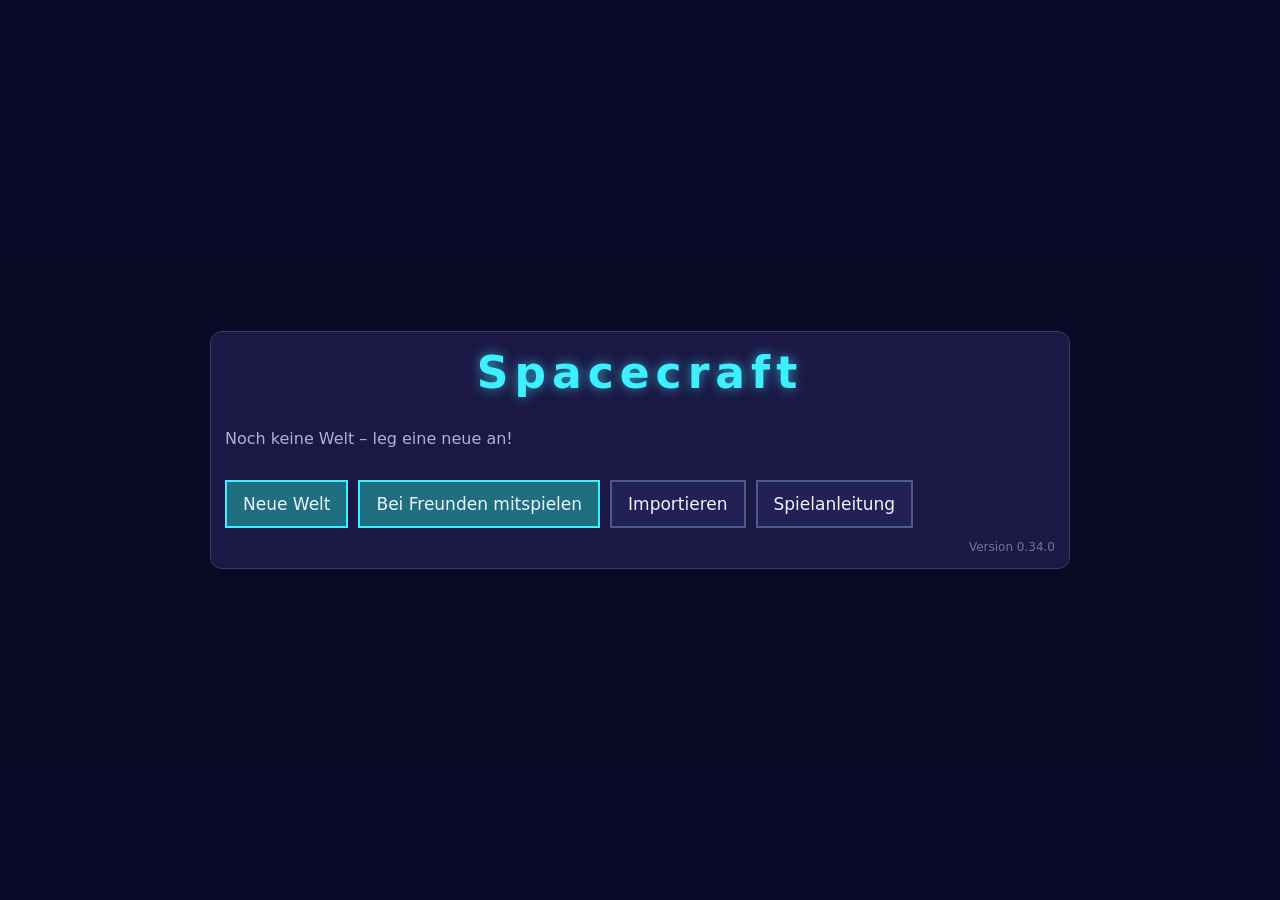
<file: index.html>
<!doctype html>
<html lang="de">
<head>
<meta charset="utf-8">
<meta name="viewport" content="width=device-width,initial-scale=1,maximum-scale=1,user-scalable=no,viewport-fit=cover">
<meta name="apple-mobile-web-app-capable" content="yes">
<meta name="mobile-web-app-capable" content="yes">
<meta name="apple-mobile-web-app-status-bar-style" content="black-translucent">
<meta name="theme-color" content="#0e0b2e">
<title>Spacecraft</title>
<link rel="icon" href="icons/icon-192.png">
<link rel="apple-touch-icon" href="icons/icon-192.png">
<script>
// Version: einzige Stelle (Semantic Versioning, siehe AGENTS.md)
var V="0.34.0";
// Lader: alle Skripte in fester Reihenfolge mit ?v=V (gleiche Reihenfolge in tests/index.html)
var DATEIEN=[
  "js/lib/three.min.js",
  "js/lib/peerjs.min.js",
  "js/kern.js",
  "js/texte.js",
  "js/rauschen.js",
  "js/bloecke.js",
  "js/planet.js",
  "js/planeten.js",
  "js/werte.js",
  "js/gegenstaende.js",
  "js/rucksack.js",
  "js/crafting.js",
  "js/traenke.js",
  "js/feuer.js",
  "js/bauwerke.js",
  "js/generator.js",
  "js/landschaft.js",
  "js/welt.js",
  "js/spielstand.js",
  "js/karte.js",
  "js/speicher.js",
  "js/spieler.js",
  "js/fluss.js",
  "js/wetter.js",
  "js/wetter-boden.js",
  "js/zielen.js",
  "js/bauteile.js",
  "js/eimer.js",
  "js/wesen.js",
  "js/fahrzeuge.js",
  "js/all.js",
  "js/gegner.js",
  "js/tiere.js",
  "js/fang.js",
  "js/ki.js",
  "js/kampf.js",
  "js/auftauchen.js",
  "js/netz.js",
  "js/raum.js",
  "js/licht.js",
  "js/mesher.js",
  "js/texturen.js",
  "js/render.js",
  "js/render-wesen.js",
  "js/render-mitspieler.js",
  "js/figur-traenke.js",
  "js/render-fahrzeuge.js",
  "js/render-all.js",
  "js/render-wetter.js",
  "js/render-feuer.js",
  "js/render-spiegel.js",
  "js/eingabe.js",
  "js/touch.js",
  "js/gamepad.js",
  "js/musik.js",
  "js/musik-neu.js",
  "js/audio.js",
  "js/tierlaut.js",
  "js/tiernamen.js",
  "js/klang-neu.js",
  "js/ui.js",
  "js/ui-rucksack.js",
  "js/ui-werkbank.js",
  "js/ui-karte.js",
  "js/ui-kessel.js",
  "js/ui-kaefig.js",
  "js/ui-raum.js",
  "js/entwickler.js",
  "js/spiel.js",
  "js/survival.js",
  "js/karte-spiel.js",
  "js/haustiere.js",
  "js/betten.js",
  "js/zauberkugel.js",
  "js/fahren.js",
  "js/raumflug.js",
  "js/leistungstest.js"
];
document.write('<link rel="stylesheet" href="css/style.css?v='+V+'">');
// Manifest nur über http(s), unter file:// blockiert der Browser es
if(/^https?:$/.test(location.protocol)) document.write('<link rel="manifest" href="manifest.webmanifest">');
</script>
</head>
<body>
<canvas id="leinwand"></canvas>
<div id="ui"></div>
<script>
(function(){
  DATEIEN.forEach(function(d){ var s=document.createElement("script"); s.src=d+"?v="+V; s.async=false; document.body.appendChild(s); });
  if("serviceWorker" in navigator && /^https?:$/.test(location.protocol)) navigator.serviceWorker.register("sw.js?v="+V);
})();
</script>
</body>
</html>
</file>
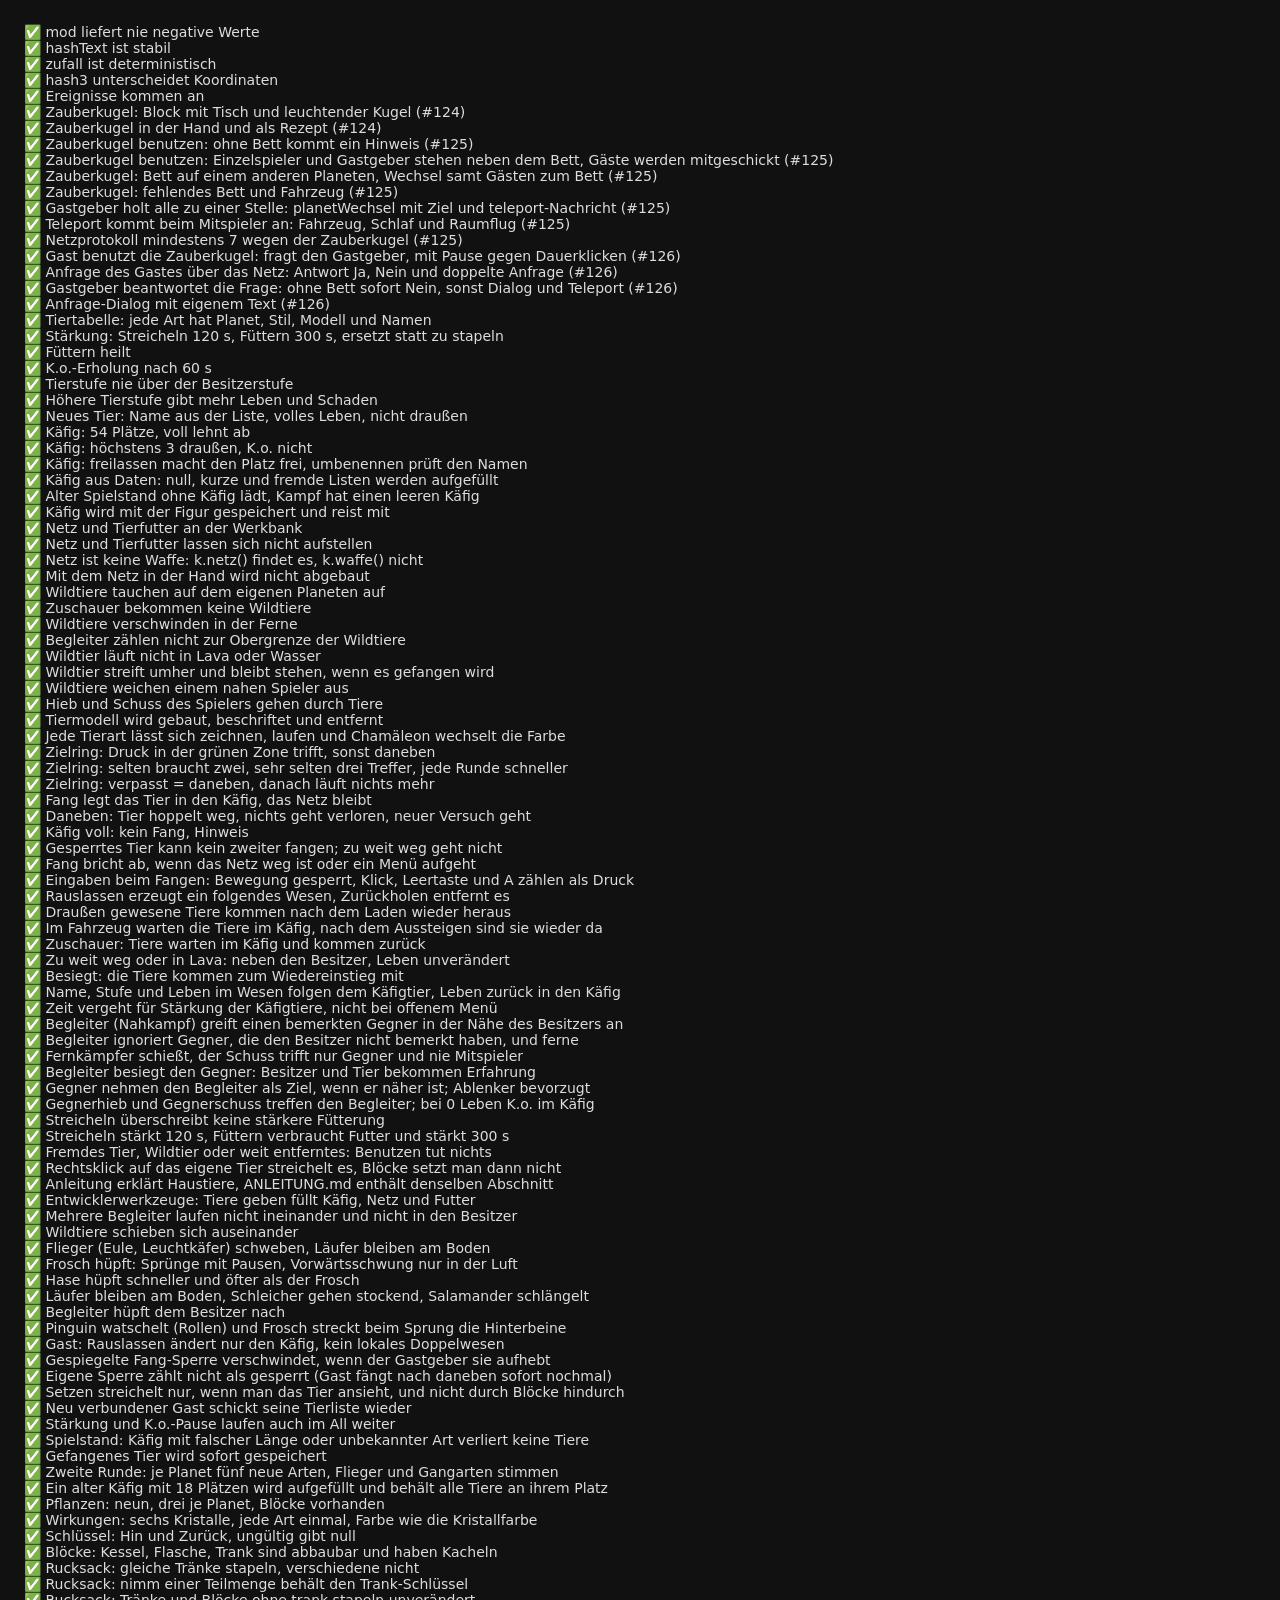
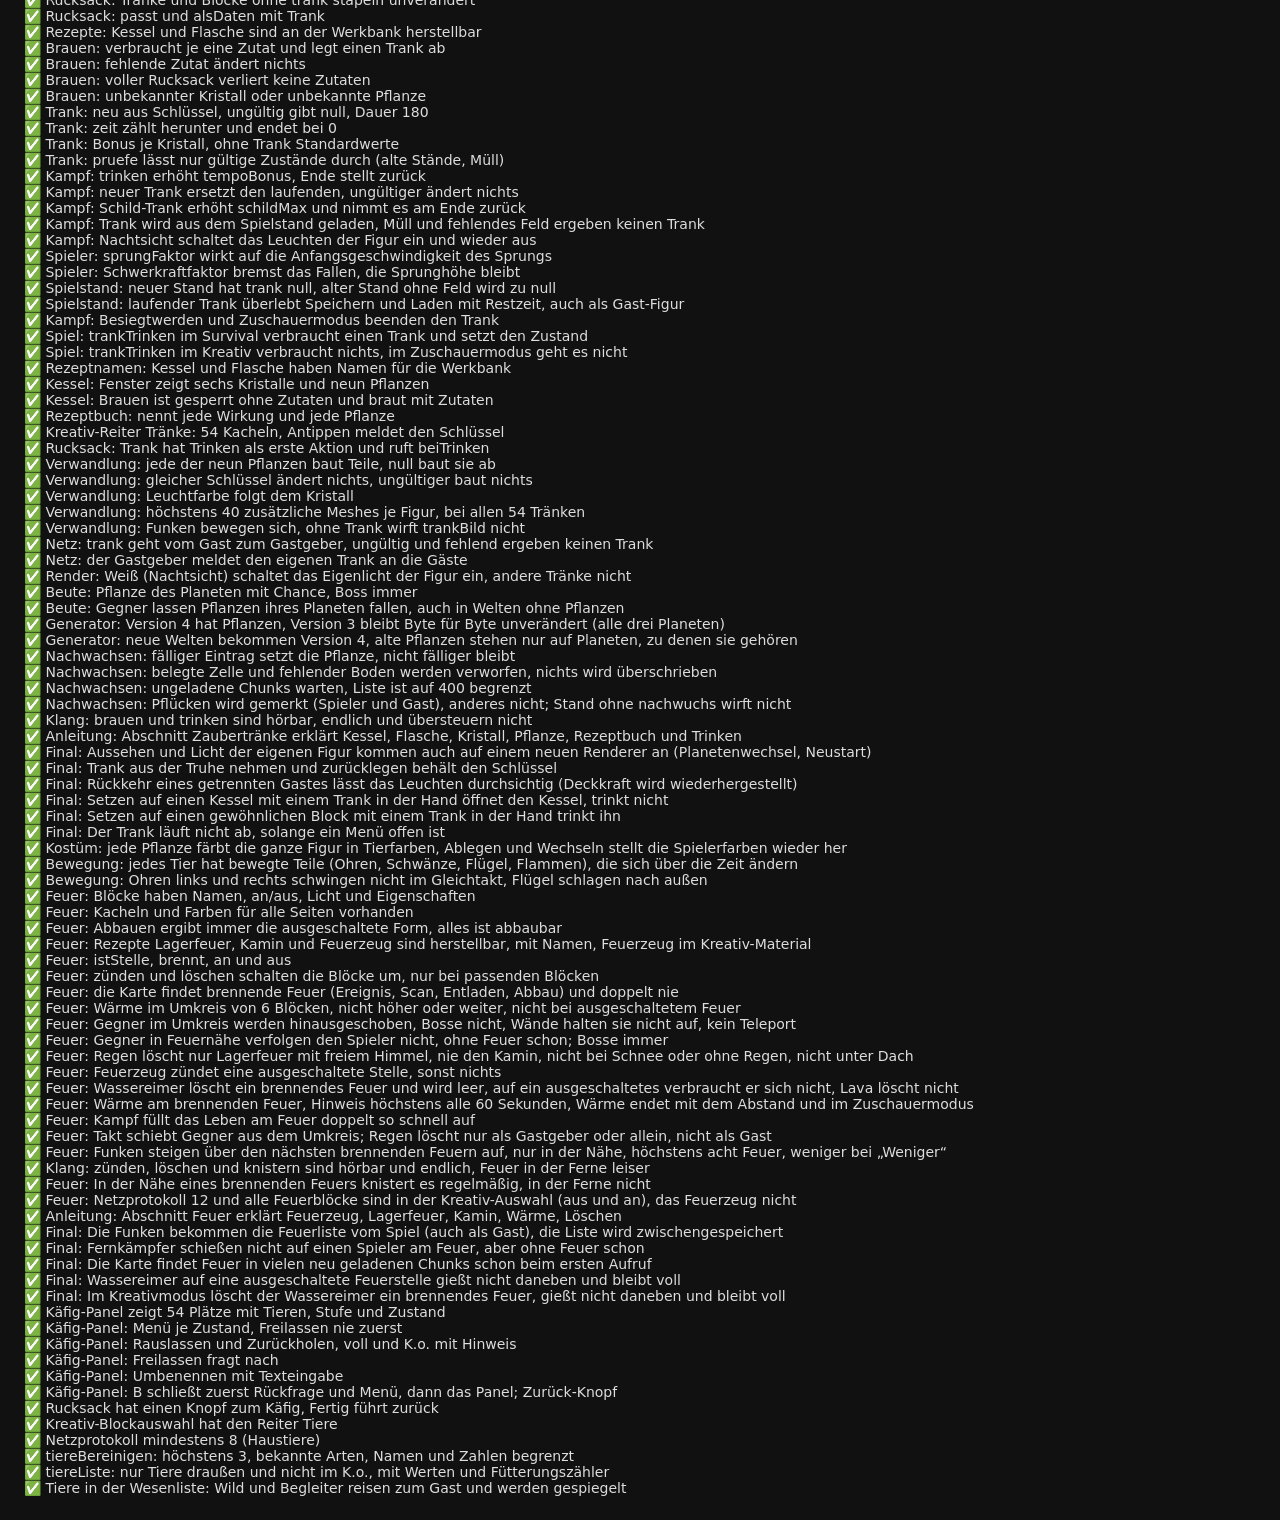
<file: tests/index.html>
<!doctype html>
<html lang="de">
<head>
<meta charset="utf-8">
<title>Spacecraft – Tests</title>
<style>body{font:14px system-ui,sans-serif;background:#111;color:#ddd;padding:16px}.fehl{color:#ff7070}.ende{margin-top:8px;font-weight:bold}</style>
<script>var V="test"; var SC_TEST=true;</script>
</head>
<body>
<div id="ausgabe"></div>
<script src="helfer.js"></script>
<script>
// Gleiche Reihenfolge wie in ../index.html (SC_TEST verhindert den Spielstart), danach die Tests
var DATEIEN=[
  "js/lib/three.min.js",
  "js/lib/peerjs.min.js",
  "js/kern.js",
  "js/texte.js",
  "js/rauschen.js",
  "js/bloecke.js",
  "js/planet.js",
  "js/planeten.js",
  "js/werte.js",
  "js/gegenstaende.js",
  "js/rucksack.js",
  "js/crafting.js",
  "js/traenke.js",
  "js/feuer.js",
  "js/bauwerke.js",
  "js/generator.js",
  "js/landschaft.js",
  "js/welt.js",
  "js/spielstand.js",
  "js/karte.js",
  "js/speicher.js",
  "js/spieler.js",
  "js/fluss.js",
  "js/wetter.js",
  "js/wetter-boden.js",
  "js/zielen.js",
  "js/bauteile.js",
  "js/eimer.js",
  "js/wesen.js",
  "js/fahrzeuge.js",
  "js/all.js",
  "js/gegner.js",
  "js/tiere.js",
  "js/fang.js",
  "js/ki.js",
  "js/kampf.js",
  "js/auftauchen.js",
  "js/netz.js",
  "js/raum.js",
  "js/licht.js",
  "js/mesher.js",
  "js/texturen.js",
  "js/render.js",
  "js/render-wesen.js",
  "js/render-mitspieler.js",
  "js/figur-traenke.js",
  "js/render-fahrzeuge.js",
  "js/render-all.js",
  "js/render-wetter.js",
  "js/render-feuer.js",
  "js/render-spiegel.js",
  "js/eingabe.js",
  "js/touch.js",
  "js/gamepad.js",
  "js/musik.js",
  "js/musik-neu.js",
  "js/audio.js",
  "js/tierlaut.js",
  "js/tiernamen.js",
  "js/klang-neu.js",
  "js/ui.js",
  "js/ui-rucksack.js",
  "js/ui-werkbank.js",
  "js/ui-karte.js",
  "js/ui-kessel.js",
  "js/ui-kaefig.js",
  "js/ui-raum.js",
  "js/entwickler.js",
  "js/spiel.js",
  "js/survival.js",
  "js/karte-spiel.js",
  "js/haustiere.js",
  "js/betten.js",
  "js/zauberkugel.js",
  "js/fahren.js",
  "js/raumflug.js",
  "js/leistungstest.js"
];
var TESTS=[
  "test-kern.js",
  "test-zauberkugel.js",
  "test-tiere.js",
  "test-traenke.js",
  "test-feuer.js",
  "test-ui-kaefig.js",
  "test-tiere-raum.js",
  "test-raumschiff-bau.js",
  "test-fahrzeug-bau.js",
  "test-betten.js",
  "test-gegner-vielfalt.js",
  "test-fluss.js",
  "test-wetter.js",
  "test-crafting.js",
  "test-bauteile.js",
  "test-spiegel.js",
  "test-karte.js",
  "test-rauschen.js",
  "test-planet.js",
  "test-generator.js",
  "test-welt.js",
  "test-spielstand.js",
  "test-speicher.js",
  "test-spieler.js",
  "test-mesher.js",
  "test-render.js",
  "test-eingabe.js",
  "test-ui.js",
  "test-spiel.js",
  "test-entwickler.js",
  "test-gamepad.js",
  "test-audio.js",
  "test-werte.js",
  "test-beute.js",
  "test-rucksack.js",
  "test-wesen.js",
  "test-ki.js",
  "test-kampf.js",
  "test-auftauchen.js",
  "test-render-wesen.js",
  "test-ui-rucksack.js",
  "test-fix-051.js",
  "test-netz.js",
  "test-raum.js",
  "test-mehrspieler.js",
  "test-render-mitspieler.js",
  "test-ui-raum.js",
  "test-fahrzeuge.js",
  "test-fahren.js",
  "test-planeten.js",
  "test-all.js"
];
(function(){
  var alle=DATEIEN.map(function(d){return "../"+d;}).concat(TESTS);
  alle.forEach(function(d,i){ var s=document.createElement("script"); s.src=d+"?v="+Date.now(); s.async=false; s.onerror=function(){ var d=document.createElement("div"); d.className="fehl"; d.textContent="❌ Ladefehler: "+s.src; document.getElementById("ausgabe").appendChild(d); }; if(i===alle.length-1) s.onload=function(){ testsStarten(); }; document.body.appendChild(s); });
})();
</script>
</body>
</html>
</file>
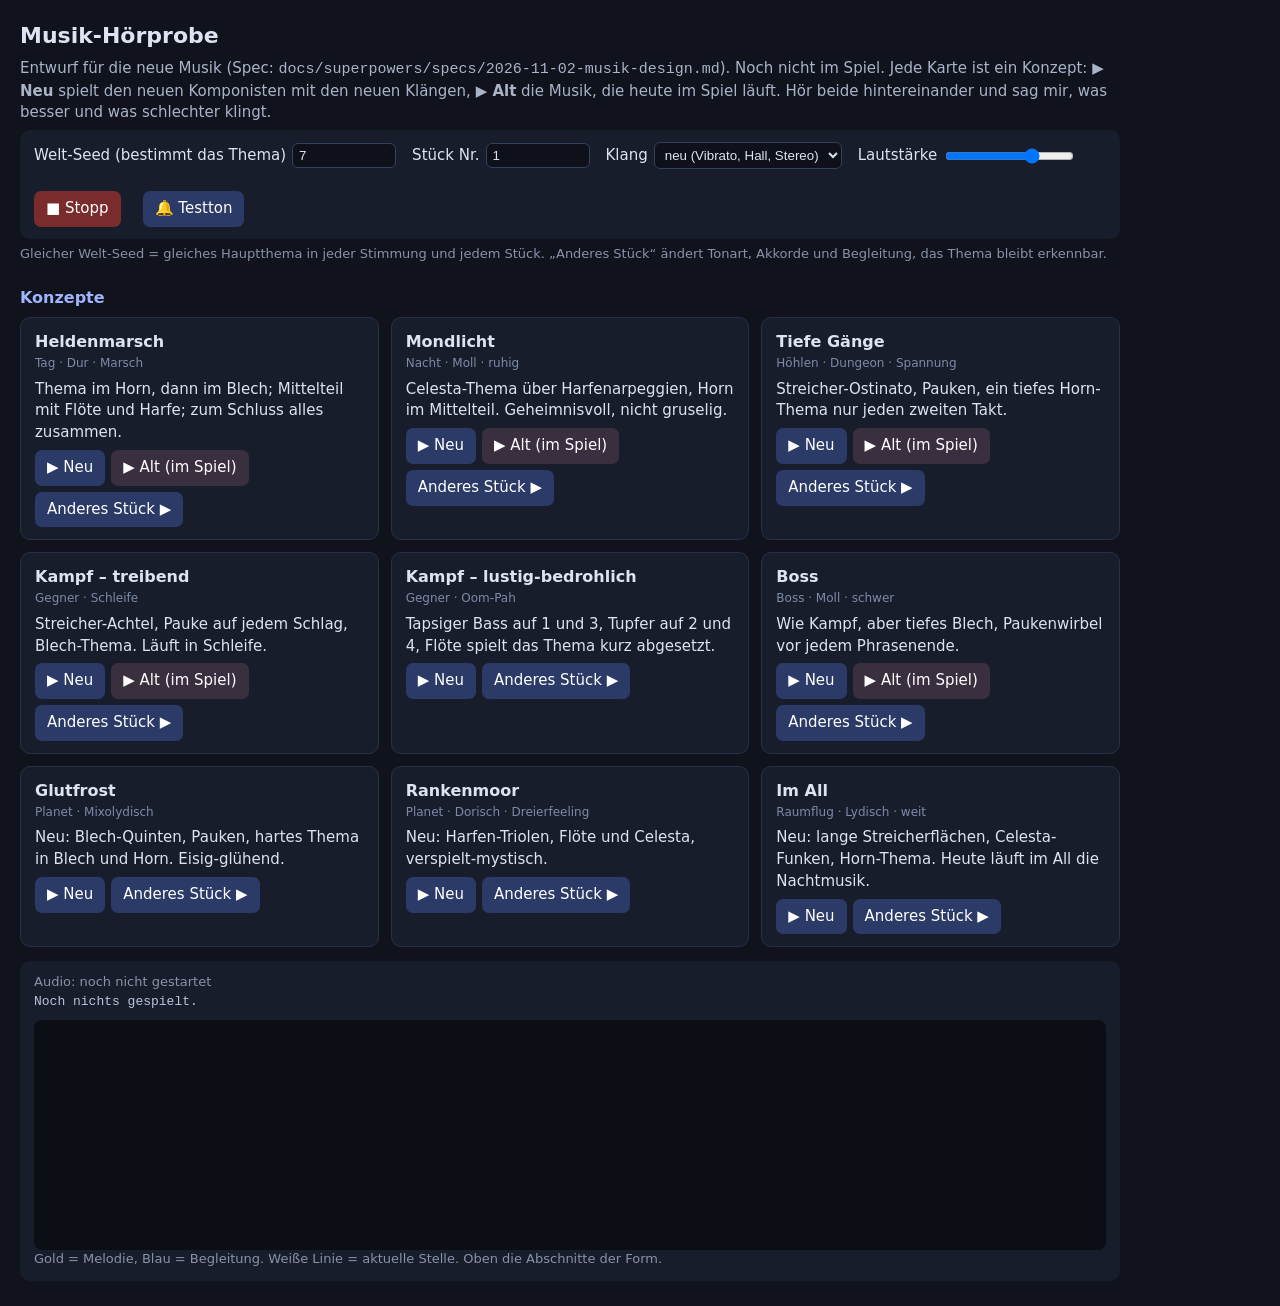
<file: tests/musik.html>
<!doctype html>
<html lang="de">
<head>
<meta charset="utf-8">
<meta name="viewport" content="width=device-width,initial-scale=1">
<title>Spacecraft – Musik-Hörprobe</title>
<style>
  body{font:15px/1.45 system-ui,sans-serif;background:#10131c;color:#dde3f0;margin:0;padding:20px;max-width:1100px}
  h1{margin:0 0 4px;font-size:22px} h2{font-size:16px;margin:22px 0 8px;color:#9fb3ff}
  p{margin:6px 0;color:#aab3c8} .klein{font-size:13px;color:#8892a8}
  .regler{display:flex;flex-wrap:wrap;gap:16px;align-items:center;background:#181d2b;padding:12px 14px;border-radius:10px}
  label{display:flex;gap:6px;align-items:center} input[type=number]{width:90px;background:#0e1119;color:#dde3f0;border:1px solid #33405e;border-radius:6px;padding:4px 6px}
  select{background:#0e1119;color:#dde3f0;border:1px solid #33405e;border-radius:6px;padding:4px 6px}
  .karten{display:grid;grid-template-columns:repeat(auto-fill,minmax(310px,1fr));gap:12px}
  .karte{background:#181d2b;border:1px solid #27304a;border-radius:10px;padding:12px 14px}
  .karte.an{border-color:#ffd25e;box-shadow:0 0 0 1px #ffd25e}
  .karte h3{margin:0 0 2px;font-size:16px} .karte .tags{font-size:12px;color:#7d8aa8;margin-bottom:6px}
  button{background:#2b3a66;color:#fff;border:0;border-radius:7px;padding:7px 12px;font:inherit;cursor:pointer;margin:6px 6px 0 0}
  button:hover{background:#3a4d8a} button.alt{background:#3a2f3f} button.alt:hover{background:#56405a} button.stopp{background:#7a2c2c}
  #jetzt{background:#181d2b;border-radius:10px;padding:12px 14px;margin-top:14px}
  canvas{width:100%;height:230px;background:#0b0e15;border-radius:8px;display:block;margin-top:8px}
  #info{white-space:pre-wrap;font:13px/1.5 ui-monospace,monospace;color:#b9c4dd}
  #fehler{color:#ff8a8a;font-weight:bold}
</style>
</head>
<body>
<h1>Musik-Hörprobe</h1>
<p>Entwurf für die neue Musik (Spec: <code>docs/superpowers/specs/2026-11-02-musik-design.md</code>). Noch nicht im Spiel. Jede Karte ist ein Konzept: <b>▶ Neu</b> spielt den neuen Komponisten mit den neuen Klängen, <b>▶ Alt</b> die Musik, die heute im Spiel läuft. Hör beide hintereinander und sag mir, was besser und was schlechter klingt.</p>

<div class="regler">
  <label>Welt-Seed (bestimmt das Thema) <input type="number" id="thema" value="7"></label>
  <label>Stück Nr. <input type="number" id="stueck" value="1" min="1"></label>
  <label>Klang <select id="klang"><option value="neu">neu (Vibrato, Hall, Stereo)</option><option value="alt">alt (wie im Spiel)</option></select></label>
  <label>Lautstärke <input type="range" id="laut" min="0" max="1" step="0.05" value="0.7"></label>
  <button class="stopp" id="stopp">■ Stopp</button><button id="testton">🔔 Testton</button>
</div>
<p class="klein">Gleicher Welt-Seed = gleiches Hauptthema in jeder Stimmung und jedem Stück. „Anderes Stück“ ändert Tonart, Akkorde und Begleitung, das Thema bleibt erkennbar.</p>

<h2>Konzepte</h2>
<div class="karten" id="karten"></div>

<div id="jetzt">
  <div id="status" class="klein">Audio: noch nicht gestartet</div><div id="info">Noch nichts gespielt.</div>
  <canvas id="bild" width="1000" height="230"></canvas>
  <div class="klein">Gold = Melodie, Blau = Begleitung. Weiße Linie = aktuelle Stelle. Oben die Abschnitte der Form.</div>
</div>
<p id="fehler"></p>

<script src="../js/kern.js"></script>
<script src="../js/musik.js"></script>
<script src="../js/musik-neu.js"></script>
<script src="../js/audio.js"></script>
<script src="../js/klang-neu.js"></script>
<script>
var KONZEPTE = [
  { id: "tag", titel: "Heldenmarsch", tags: "Tag · Dur · Marsch", text: "Thema im Horn, dann im Blech; Mittelteil mit Flöte und Harfe; zum Schluss alles zusammen." },
  { id: "nacht", titel: "Mondlicht", tags: "Nacht · Moll · ruhig", text: "Celesta-Thema über Harfenarpeggien, Horn im Mittelteil. Geheimnisvoll, nicht gruselig." },
  { id: "tief", titel: "Tiefe Gänge", tags: "Höhlen · Dungeon · Spannung", text: "Streicher-Ostinato, Pauken, ein tiefes Horn-Thema nur jeden zweiten Takt." },
  { id: "kampf", titel: "Kampf – treibend", tags: "Gegner · Schleife", text: "Streicher-Achtel, Pauke auf jedem Schlag, Blech-Thema. Läuft in Schleife.", opt: { kampfart: "treibend" } },
  { id: "kampf", titel: "Kampf – lustig-bedrohlich", tags: "Gegner · Oom-Pah", text: "Tapsiger Bass auf 1 und 3, Tupfer auf 2 und 4, Flöte spielt das Thema kurz abgesetzt.", opt: { kampfart: "lustig" }, nurNeu: true },
  { id: "boss", titel: "Boss", tags: "Boss · Moll · schwer", text: "Wie Kampf, aber tiefes Blech, Paukenwirbel vor jedem Phrasenende." },
  { id: "glutfrost", titel: "Glutfrost", tags: "Planet · Mixolydisch", text: "Neu: Blech-Quinten, Pauken, hartes Thema in Blech und Horn. Eisig-glühend.", nurNeu: true },
  { id: "rankenmoor", titel: "Rankenmoor", tags: "Planet · Dorisch · Dreierfeeling", text: "Neu: Harfen-Triolen, Flöte und Celesta, verspielt-mystisch.", nurNeu: true },
  { id: "all", titel: "Im All", tags: "Raumflug · Lydisch · weit", text: "Neu: lange Streicherflächen, Celesta-Funken, Horn-Thema. Heute läuft im All die Nachtmusik.", nurNeu: true }
];
var AB = { tag: 1, nacht: 1, tief: 1, kampf: 1, boss: 1 };
var NAMEN = { A: "A", A2: "A′", B: "B", A3: "A″" };
var ctx = null, laufend = null, timer = null, raf = 0;
var $ = function(id){ return document.getElementById(id); };

var karten = $("karten");
KONZEPTE.forEach(function(k, i){
  var d = document.createElement("div"); d.className = "karte"; d.id = "k" + i;
  d.innerHTML = "<h3>" + k.titel + "</h3><div class='tags'>" + k.tags + "</div><div>" + k.text + "</div>";
  var neu = document.createElement("button"); neu.textContent = "▶ Neu"; neu.onclick = function(){ spiele(i, "neu"); }; d.appendChild(neu);
  if(!k.nurNeu && AB[k.id]){ var alt = document.createElement("button"); alt.className = "alt"; alt.textContent = "▶ Alt (im Spiel)"; alt.onclick = function(){ spiele(i, "alt"); }; d.appendChild(alt); }
  var weiter = document.createElement("button"); weiter.textContent = "Anderes Stück ▶"; weiter.onclick = function(){ $("stueck").value = (+$("stueck").value || 1) + 1; spiele(i, "neu"); }; d.appendChild(weiter);
  karten.appendChild(d);
});

function hall(c, sek, dunkel){
  var n = Math.floor(c.sampleRate * sek), b = c.createBuffer(2, n, c.sampleRate), zf = SC.zufall(7);
  for(var ch = 0; ch < 2; ch++){ var d = b.getChannelData(ch), tp = 0; for(var i = 0; i < n; i++){ var x = (zf() * 2 - 1) * Math.pow(1 - i / n, dunkel ? 2.2 : 2.5); tp = dunkel ? tp + (x - tp) * 0.45 : x; d[i] = tp; } }
  var k = c.createConvolver(); k.buffer = b; return k;
}
var PAN = { streicher: -0.35, blech: 0.35, horn: 0.2, floete: -0.15, celesta: 0.3, harfe: -0.5, pauke: 0, trommel: 0.1 };
var NASS = { streicher: 0.55, blech: 0.4, horn: 0.5, floete: 0.5, celesta: 0.6, harfe: 0.5, pauke: 0.15, trommel: 0.1 };

// Baut Klangkette; ziel = Context (live oder offline). Liefert Funktion zum Einplanen eines Ereignisses.
function baue(c, klang, lautstaerke){
  var haupt = c.createGain(), komp = c.createDynamicsCompressor(); haupt.gain.value = lautstaerke * (klang === "neu" ? 1.1 : 0.6); haupt.connect(komp); // neu klingt leiser: Pegel angleichen, damit der Vergleich fair ist
   komp.connect(c.destination);
  if(c.createAnalyser){ var an = c.createAnalyser(); an.fftSize = 1024; komp.connect(an); c._analyser = an; }
  var h = hall(c, klang === "neu" ? 3.4 : 2.6, klang === "neu"), hg = c.createGain(); hg.gain.value = klang === "neu" ? 0.5 : 0.35; h.connect(hg); hg.connect(haupt);
  var busse = {};
  function bus(name){
    if(busse[name]) return busse[name];
    var b = c.createGain(), ziel = b;
    if(klang === "neu"){
      if(c.createStereoPanner){ var p = c.createStereoPanner(); p.pan.value = PAN[name] || 0; b.connect(p); ziel = p; }
      ziel.connect(haupt); var s = c.createGain(); s.gain.value = NASS[name] || 0.4; ziel.connect(s); s.connect(h);
    } else { b.connect(haupt); b.connect(h); }
    return (busse[name] = b);
  }
  return function(start, sek, e){
    var f = (klang === "neu" && SC.InstrumenteNeu[e.instrument]) || SC.Instrumente[e.instrument];
    if(f) f(c, bus(e.instrument), start + e.t * sek, e.midi, e.dauer * sek, e.vel);
  };
}

function komponiere(i, version){
  var k = KONZEPTE[i], seed = (+$("thema").value || 0) * 1000 + (+$("stueck").value || 1);
  if(version === "alt"){ var s = SC.Musik.komponiere(seed, k.id); s.form = []; return s; }
  return SC.MusikNeu.komponiere(seed, k.id, Object.assign({ thema: +$("thema").value || 0 }, k.opt || {}));
}

function stoppen(){
  if(timer) clearInterval(timer); timer = null; cancelAnimationFrame(raf);
  if(laufend){ try{ laufend.haupt.disconnect(); }catch(e){} laufend = null; }
  if(ctx){ try{ ctx.close(); }catch(e){} ctx = null; }
  Array.prototype.forEach.call(document.querySelectorAll(".karte"), function(d){ d.classList.remove("an"); });
}
$("stopp").onclick = stoppen;

function spiele(i, version){
  stoppen(); $("fehler").textContent = "";
  try{
    var A = window.AudioContext || window.webkitAudioContext; ctx = new A();
    var klang = version === "alt" ? "alt" : $("klang").value, st = komponiere(i, version);
    var plan = baue(ctx, klang, +$("laut").value);
    var sek = 60 / st.tempo, start = ctx.currentTime + 0.3, idx = 0, ev = st.events.slice().sort(function(a, b){ return a.t - b.t; });
    laufend = { haupt: ctx.destination, st: st, start: start, sek: sek };
    function planen(){
      var bis = ctx.currentTime + 1.5;
      while(idx < ev.length && start + ev[idx].t * sek < bis) plan(start, sek, ev[idx++]);
      if(idx >= ev.length && ctx.currentTime > start + (st.schlaege + 4) * sek){ stoppen(); $("info").textContent += "\n— Ende —"; }
    }
    if(ctx.resume) ctx.resume();
    planen(); timer = setInterval(planen, 200);
    $("k" + i).classList.add("an");
    info(i, version, klang, st); zeichne(st); anim();
  }catch(e){ $("fehler").textContent = "Fehler: " + (e && e.message || e); stoppen(); }
}

function info(i, version, klang, st){
  var k = KONZEPTE[i];
  $("info").textContent = k.titel + " (" + (version === "alt" ? "ALT – wie im Spiel" : "NEU, Klang " + klang) + ")\n" +
    "Tempo " + st.tempo + " · Grundton MIDI " + st.grundton + " · " + (st.modus || (st.moll ? "Moll" : "Dur")) + " · " + (st.schlaege / 4) + " Takte (" + Math.round(st.schlaege * 60 / st.tempo) + " s)\n" +
    (st.form && st.form.length ? "Form: " + st.form.map(function(f){ return NAMEN[f.name] + " (" + f.takte + " Takte)"; }).join(" – ") + "\n" : "Form: keine (Zufallsmelodie)\n") +
    (st.motiv ? "Thema: " + st.motiv.map(function(m){ return m[0] + "/" + (Math.round(m[1] * 100) / 100); }).join("  ") + "   (Stufe/Länge in Schlägen)" : "");
}

var FARBE = { streicher: "#4a6cd6", harfe: "#5aa0e0", pauke: "#6a5acd", trommel: "#667", blech: "#7a7ad8", celesta: "#8ad0e8", horn: "#5a7ac0", floete: "#6ab0d0" };
function zeichne(st){
  var cv = $("bild"), g = cv.getContext("2d"), W = cv.width, H = cv.height, top = 22;
  g.clearRect(0, 0, W, H); g.fillStyle = "#0b0e15"; g.fillRect(0, 0, W, H);
  var lo = 1e9, hi = -1e9; st.events.forEach(function(e){ if(e.instrument === "trommel") return; lo = Math.min(lo, e.midi); hi = Math.max(hi, e.midi); });
  var px = function(t){ return t / st.schlaege * W; }, py = function(m){ return H - 6 - (m - lo) / Math.max(1, hi - lo) * (H - top - 14); };
  if(st.form) st.form.forEach(function(f, n){
    g.fillStyle = n % 2 ? "#141a2a" : "#101626"; g.fillRect(px(f.takt * 4), top, px(f.takte * 4), H - top);
    g.fillStyle = "#9fb3ff"; g.font = "bold 14px system-ui"; g.fillText(NAMEN[f.name], px(f.takt * 4) + 6, 16);
  });
  st.events.forEach(function(e){
    if(e.instrument === "trommel") return;
    var mel = e.stimme === "melodie"; g.fillStyle = mel ? "#ffd25e" : FARBE[e.instrument] || "#4a6cd6"; g.globalAlpha = mel ? 1 : 0.5;
    g.fillRect(px(e.t), py(e.midi) - 2, Math.max(2, px(e.dauer) - 1), mel ? 4 : 3);
  });
  g.globalAlpha = 1; cv._basis = g.getImageData(0, 0, W, H);
}
function anim(){
  var cv = $("bild"), g = cv.getContext("2d");
  if(!laufend || !ctx) return;
  var t = (ctx.currentTime - laufend.start) / laufend.sek;
  if(cv._basis) g.putImageData(cv._basis, 0, 0);
  g.fillStyle = "#fff"; g.fillRect(Math.max(0, t) / laufend.st.schlaege * cv.width, 0, 2, cv.height);
  var pegel = 0, an = ctx._analyser;
  if(an){ var d = new Uint8Array(an.fftSize); an.getByteTimeDomainData(d); for(var i = 0; i < d.length; i++) pegel = Math.max(pegel, Math.abs(d[i] - 128) / 128); }
  $("status").textContent = "Audio: " + ctx.state + " · Zeit " + ctx.currentTime.toFixed(1) + " s · Pegel " + "█".repeat(Math.round(pegel * 40)) + " " + pegel.toFixed(2) + (ctx.state === "running" && pegel < 0.001 && t > 0.5 ? "   ← kein Signal: Browser-Tab oder Windows-Ausgabe stumm?" : "");
  raf = requestAnimationFrame(anim);
}
$("testton").onclick = function(){
  stoppen(); var A = window.AudioContext || window.webkitAudioContext; ctx = new A(); if(ctx.resume) ctx.resume();
  var o = ctx.createOscillator(), g = ctx.createGain(); g.gain.value = 0.2 * (+$("laut").value || 0.5); o.connect(g); g.connect(ctx.destination); o.frequency.value = 440; o.start(); o.stop(ctx.currentTime + 1);
  $("status").textContent = "Testton 440 Hz für 1 s (Zustand: " + ctx.state + ") – hörst du den, ist die Seite ok und das Problem liegt an der Musik.";
};

// Selbsttest ohne Ton: rendert jede Stimmung kurz offline, meldet Fehler und Stille (für scripts/tests.sh nutzbar)
window.musikSelbsttest = function(){
  var ergebnis = [], c0 = window.OfflineAudioContext || window.webkitOfflineAudioContext;
  KONZEPTE.forEach(function(k, i){
    ["neu", "alt"].forEach(function(v){
      if(v === "alt" && (!AB[k.id] || k.nurNeu)) return;
      try{
        var st = komponiere(i, v), oc = new c0(2, 44100 * 3, 44100), plan = baue(oc, v === "alt" ? "alt" : "neu", 0.7), sek = 60 / st.tempo;
        st.events.forEach(function(e){ if(e.t * sek < 2.5) plan(0.05, sek, e); });
        ergebnis.push(oc.startRendering().then(function(buf){ var d = buf.getChannelData(0), m = 0; for(var n = 0; n < d.length; n++) m = Math.max(m, Math.abs(d[n])); return k.titel + " " + v + ": " + (m > 0.001 && isFinite(m) ? "ok" : "STILL") + " (Spitze " + m.toFixed(3) + ")"; }));
      }catch(e){ ergebnis.push(Promise.resolve(k.titel + " " + v + ": FEHLER " + (e && e.message))); }
    });
  });
  return Promise.all(ergebnis);
};
</script>
</body>
</html>
</file>
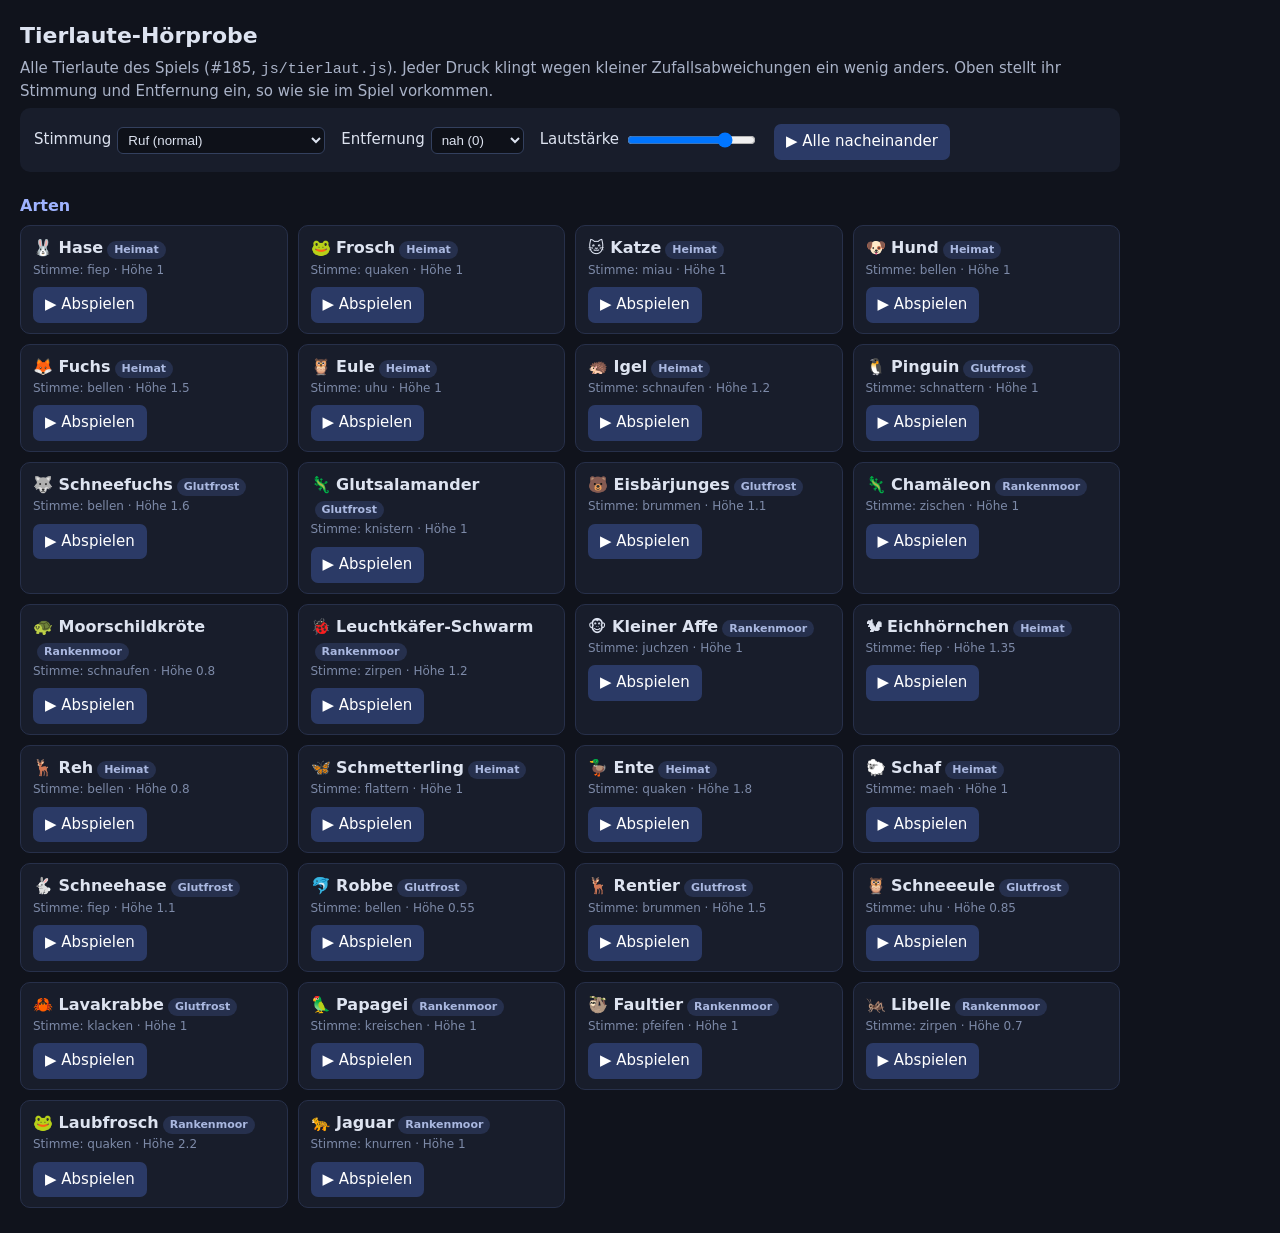
<file: tests/tierlaute.html>
<!doctype html>
<html lang="de">
<head>
<meta charset="utf-8">
<meta name="viewport" content="width=device-width,initial-scale=1">
<title>Spacecraft – Tierlaute-Hörprobe</title>
<style>
  body{font:15px/1.45 system-ui,sans-serif;background:#10131c;color:#dde3f0;margin:0;padding:20px;max-width:1100px}
  h1{margin:0 0 4px;font-size:22px} h2{font-size:16px;margin:22px 0 8px;color:#9fb3ff}
  p{margin:6px 0;color:#aab3c8} .klein{font-size:13px;color:#8892a8}
  .regler{display:flex;flex-wrap:wrap;gap:16px;align-items:center;background:#181d2b;padding:12px 14px;border-radius:10px;position:sticky;top:0;z-index:2}
  label{display:flex;gap:6px;align-items:center}
  select{background:#0e1119;color:#dde3f0;border:1px solid #33405e;border-radius:6px;padding:4px 6px}
  .karten{display:grid;grid-template-columns:repeat(auto-fill,minmax(250px,1fr));gap:10px}
  .karte{background:#181d2b;border:1px solid #27304a;border-radius:10px;padding:10px 12px}
  .karte h3{margin:0 0 2px;font-size:16px} .karte .tags{font-size:12px;color:#7d8aa8;margin-bottom:4px}
  button{background:#2b3a66;color:#fff;border:0;border-radius:7px;padding:7px 12px;font:inherit;cursor:pointer;margin:4px 6px 0 0}
  button:hover{background:#3a4d8a}   .planet{display:inline-block;font-size:11px;padding:1px 7px;border-radius:9px;background:#26304d;color:#aab8e0;margin-left:4px}
  #fehler{color:#ff8a8a;font-weight:bold}
</style>
</head>
<body>
<h1>Tierlaute-Hörprobe</h1>
<p>Alle Tierlaute des Spiels (#185, <code>js/tierlaut.js</code>). Jeder Druck klingt wegen kleiner Zufallsabweichungen ein wenig anders. Oben stellt ihr Stimmung und Entfernung ein, so wie sie im Spiel vorkommen.</p>

<div class="regler">
  <label>Stimmung <select id="wie"><option value="ruf">Ruf (normal)</option><option value="freude">Freude (Streicheln, Fangen)</option><option value="schreck">Schreck (Fangring, getroffen)</option><option value="ko">K.o. (tiefer)</option></select></label>
  <label>Entfernung <select id="ent"><option value="0">nah (0)</option><option value="10">10 Blöcke</option><option value="20">20 Blöcke</option></select></label>
  <label>Lautstärke <input type="range" id="laut" min="0" max="1" step="0.05" value="0.8"></label>
  <button id="alle">▶ Alle nacheinander</button>
</div>

<h2>Arten</h2>
<div class="karten" id="karten"></div>
<p id="fehler"></p>

<script src="../js/kern.js"></script>
<script src="../js/tiere.js"></script>
<script src="../js/audio.js"></script>
<script src="../js/tierlaut.js"></script>
<script>
(function(){
  var ctx = null, aus = null, PLANET = { start: "Heimat", glutfrost: "Glutfrost", rankenmoor: "Rankenmoor" };
  function audio(){
    if(!ctx){ var A = window.AudioContext || window.webkitAudioContext; ctx = new A(); aus = ctx.createGain(); aus.connect(ctx.destination); }
    if(ctx.state !== "running") ctx.resume();
    aus.gain.value = +document.getElementById("laut").value; return ctx;
  }
  function opt(art){ var l = SC.TIERE[art].laut; return { stimme: l[0], hoehe: l[1], wie: document.getElementById("wie").value, entfernung: +document.getElementById("ent").value }; }
  function spiele(art){ var c = audio(); SC.Klang.tierlaut(c, aus, c.currentTime + 0.02, opt(art), 1); }
  var box = document.getElementById("karten");
  Object.keys(SC.TIERE).forEach(function(art){
    var d = SC.TIERE[art], k = document.createElement("div"); k.className = "karte";
    k.innerHTML = "<h3>" + d.emoji + " " + d.name + '<span class="planet">' + (PLANET[d.planet] || d.planet) + "</span></h3><div class=\"tags\">Stimme: " + d.laut[0] + " · Höhe " + d.laut[1] + "</div>";
    var b = document.createElement("button"); b.textContent = "▶ Abspielen"; b.onclick = function(){ try{ spiele(art); }catch(e){ document.getElementById("fehler").textContent = art + ": " + e.message; } }; k.appendChild(b);
    box.appendChild(k);
  });
  document.getElementById("alle").onclick = function(){
    var arten = Object.keys(SC.TIERE), i = 0;
    (function weiter(){ if(i >= arten.length) return; spiele(arten[i++]); setTimeout(weiter, 1500); })();
  };
})();
</script>
</body>
</html>
</file>
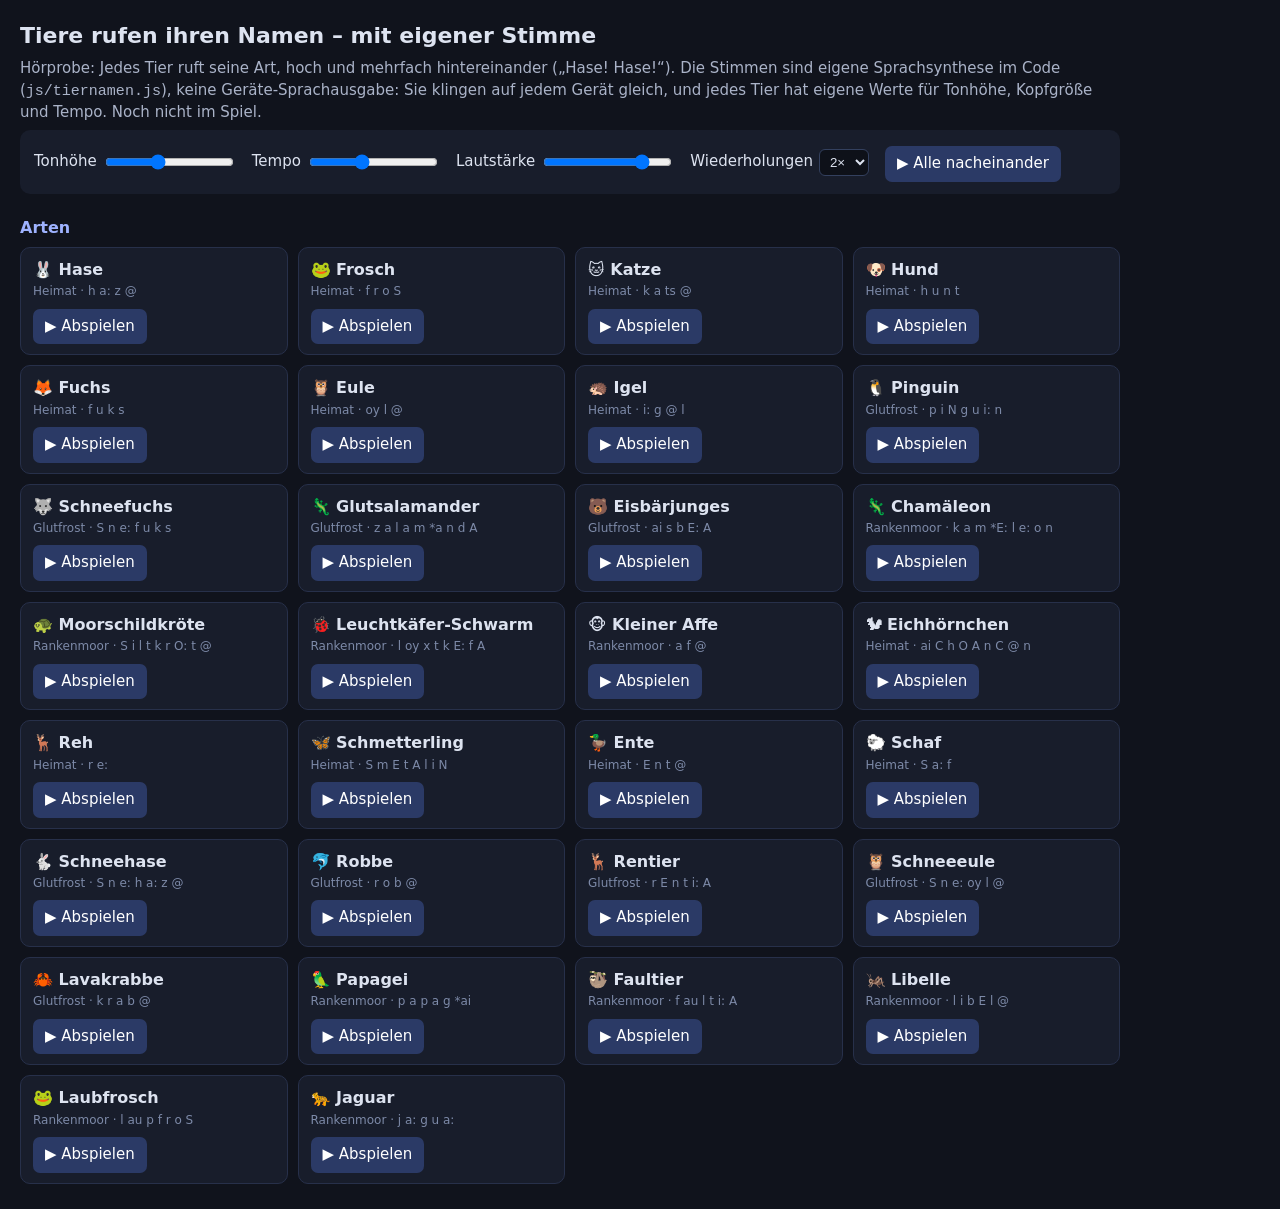
<file: tests/tiernamen.html>
<!doctype html>
<html lang="de">
<head>
<meta charset="utf-8">
<meta name="viewport" content="width=device-width,initial-scale=1">
<title>Spacecraft – Tiere rufen ihren Namen (Hörprobe)</title>
<style>
  body{font:15px/1.45 system-ui,sans-serif;background:#10131c;color:#dde3f0;margin:0;padding:20px;max-width:1100px}
  h1{margin:0 0 4px;font-size:22px} h2{font-size:16px;margin:22px 0 8px;color:#9fb3ff}
  p{margin:6px 0;color:#aab3c8} .klein{font-size:13px;color:#8892a8}
  .regler{display:flex;flex-wrap:wrap;gap:16px;align-items:center;background:#181d2b;padding:12px 14px;border-radius:10px;position:sticky;top:0;z-index:2}
  label{display:flex;gap:6px;align-items:center}
  select{background:#0e1119;color:#dde3f0;border:1px solid #33405e;border-radius:6px;padding:4px 6px}
  .karten{display:grid;grid-template-columns:repeat(auto-fill,minmax(230px,1fr));gap:10px}
  .karte{background:#181d2b;border:1px solid #27304a;border-radius:10px;padding:10px 12px}
  .karte h3{margin:0 0 2px;font-size:16px} .karte .tags{font-size:12px;color:#7d8aa8;margin-bottom:4px}
  button{background:#2b3a66;color:#fff;border:0;border-radius:7px;padding:7px 12px;font:inherit;cursor:pointer;margin:4px 6px 0 0}
  button:hover{background:#3a4d8a}
  #fehler{color:#ff8a8a;font-weight:bold}
</style>
</head>
<body>
<h1>Tiere rufen ihren Namen – mit eigener Stimme</h1>
<p>Hörprobe: Jedes Tier ruft seine Art, hoch und mehrfach hintereinander („Hase! Hase!“). Die Stimmen sind eigene Sprachsynthese im Code (<code>js/tiernamen.js</code>), keine Geräte-Sprachausgabe: Sie klingen auf jedem Gerät gleich, und jedes Tier hat eigene Werte für Tonhöhe, Kopfgröße und Tempo. Noch nicht im Spiel.</p>

<div class="regler">
  <label>Tonhöhe <input type="range" id="hoehe" min="0.6" max="1.6" step="0.05" value="1"></label>
  <label>Tempo <input type="range" id="tempo" min="0.6" max="1.6" step="0.05" value="1"></label>
  <label>Lautstärke <input type="range" id="laut" min="0" max="1" step="0.05" value="0.8"></label>
  <label>Wiederholungen <select id="mal"><option value="1">1×</option><option value="2" selected>2×</option><option value="3">3×</option></select></label>
  <button id="alle">▶ Alle nacheinander</button>
</div>

<h2>Arten</h2>
<div class="karten" id="karten"></div>
<p id="fehler"></p>

<script src="../js/kern.js"></script>
<script src="../js/tiere.js"></script>
<script src="../js/tiernamen.js"></script>
<script>
(function(){
  var ctx = null, aus = null, PLANET = { start: "Heimat", glutfrost: "Glutfrost", rankenmoor: "Rankenmoor" };
  function audio(){
    if(!ctx){ var A = window.AudioContext || window.webkitAudioContext; ctx = new A(); aus = ctx.createGain(); aus.connect(ctx.destination); }
    if(ctx.state !== "running") ctx.resume();
    aus.gain.value = +document.getElementById("laut").value; return ctx;
  }
  function spiele(art){ var c = audio(); return SC.Klang.tiername(c, aus, c.currentTime + 0.03, art, { hoehe: +document.getElementById("hoehe").value, tempo: +document.getElementById("tempo").value, mal: +document.getElementById("mal").value }, 0.5); }
  var box = document.getElementById("karten");
  Object.keys(SC.TIERE).forEach(function(art){
    var d = SC.TIERE[art], k = document.createElement("div"); k.className = "karte";
    k.innerHTML = "<h3>" + d.emoji + " " + d.name + "</h3><div class=\"tags\">" + (PLANET[d.planet] || d.planet) + " · " + SC.Klang.NAMEN[art] + "</div>";
    var b = document.createElement("button"); b.textContent = "▶ Abspielen"; b.onclick = function(){ try{ spiele(art); }catch(e){ document.getElementById("fehler").textContent = art + ": " + e.message; } }; k.appendChild(b); box.appendChild(k);
  });
  document.getElementById("alle").onclick = function(){
    var arten = Object.keys(SC.TIERE), i = 0;
    (function weiter(){ if(i >= arten.length) return; var dauer = spiele(arten[i++]); setTimeout(weiter, dauer * 1000 + 500); })();
  };
})();
</script>
</body>
</html>
</file>
<file: css/style.css>
/* Grundgerüst: Vollbild-Leinwand, UI darüber */
html,body{margin:0;height:100%;overflow:hidden;background:#0e0b2e;color:#eef2fa;font:16px/1.3 system-ui,-apple-system,sans-serif;-webkit-user-select:none;user-select:none;-webkit-touch-callout:none;touch-action:none}
#leinwand{position:fixed;inset:0;width:100%;height:100%;display:block}
#ui{position:fixed;inset:0;pointer-events:none;padding:env(safe-area-inset-top) env(safe-area-inset-right) env(safe-area-inset-bottom) env(safe-area-inset-left)}

/* Touch-Steuerung */
.touch{position:absolute;inset:0;pointer-events:none;--touch-skala:1;z-index:1}
.touch[hidden]{display:none}
.touch-blick{position:absolute;right:0;top:0;width:55%;height:100%;pointer-events:auto}
.touch-joy{position:absolute;left:calc(32px + env(safe-area-inset-left));bottom:calc(32px + env(safe-area-inset-bottom));width:calc(140px * var(--touch-skala));height:calc(140px * var(--touch-skala));border-radius:50%;background:rgba(255,255,255,.12);border:2px solid rgba(62,240,255,.5);pointer-events:auto;display:flex;align-items:center;justify-content:center}
.touch-joy-knauf{width:44%;height:44%;border-radius:50%;background:rgba(62,240,255,.55)}
.touch-knopf{position:absolute;width:calc(72px * var(--touch-skala));height:calc(72px * var(--touch-skala));border-radius:16px;border:2px solid rgba(62,240,255,.6);background:rgba(14,11,46,.45);color:#eef2fa;font-size:calc(30px * var(--touch-skala));pointer-events:auto;-webkit-tap-highlight-color:transparent;touch-action:none}
.touch-knopf.klein{width:calc(64px * var(--touch-skala));height:calc(64px * var(--touch-skala));font-size:calc(24px * var(--touch-skala))}
.touch-knopf.an{background:rgba(62,240,255,.45)}

/* Menüs: dunkler Grund, Pixel-Rahmen, Akzent Cyan */
[hidden]{display:none!important}
.ebene{z-index:3;position:absolute;inset:0;display:flex;align-items:center;justify-content:center;background:rgba(7,11,36,.72);pointer-events:auto;padding:16px;box-sizing:border-box;overflow:auto}
.karte-fl{display:block;width:100%;max-width:100%;touch-action:none;cursor:grab;background:#121420;border-radius:8px}
.fenster{background:#151236;max-width:860px;width:100%;max-height:100%;overflow-x:hidden;overflow-y:auto;box-sizing:border-box;-webkit-user-select:text;user-select:text}
.titel{margin:0 0 12px;font-size:44px;letter-spacing:6px;color:#3ef0ff;text-shadow:0 0 12px rgba(62,240,255,.6);text-align:center}
h2{margin:0 0 14px;color:#3ef0ff}
button,.knopf{box-sizing:border-box;font:inherit;font-size:17px;min-height:48px;padding:8px 16px;border:2px solid #4a5a8a;background:#232056;color:#eef2fa;cursor:pointer;display:inline-flex;align-items:center;gap:6px;border-radius:0}
button:hover,.knopf:hover{border-color:#3ef0ff}
button.haupt{background:#1f6f80;border-color:#3ef0ff}
button.gefahr{border-color:#a8405a}
button.gefahr.sicher{background:#a8405a}
button:disabled{opacity:.45;cursor:default}
button.modus.an{background:#1f6f80;border-color:#3ef0ff}
.reihe{display:flex;flex-wrap:wrap;gap:10px;margin-top:14px;align-items:center}
.spalte{display:flex;flex-direction:column;gap:10px}
.welten{display:flex;flex-direction:column;gap:10px}
.welt{display:flex;flex-wrap:wrap;gap:10px;justify-content:space-between;align-items:center;border:2px solid #2e2a6b;padding:10px;background:#1b1845}
.welt.gesperrt{opacity:.6}
.welt-name{font-size:20px;font-weight:bold}
.welt-info{font-size:13px;color:#aab3d6;margin-top:2px}
.welt-erinnerung{font-size:13px;color:#ffd95c;margin-top:4px}
.welt-knoepfe{display:flex;flex-wrap:wrap;gap:6px}
.welt-knoepfe button{min-height:40px;font-size:15px;padding:6px 10px}
.leer{color:#aab3d6}
.version{margin-top:12px;font-size:12px;color:#6c76a0;text-align:right}
.feld{display:flex;flex-direction:column;gap:6px;margin:10px 0}
.feld.zeile{flex-direction:row;align-items:center}
.eingabe{font:inherit;font-size:18px;padding:8px 10px;background:#0e0b2e;color:#eef2fa;border:2px solid #4a5a8a;border-radius:0}
input[type=range]{width:100%}
.raster{display:grid;grid-template-columns:repeat(auto-fill,minmax(88px,1fr));gap:8px}
.block{flex-direction:column;justify-content:center;min-height:96px;padding:6px;font-size:12px;text-align:center}
.block img,.leiste-platz img{width:40px;height:40px;image-rendering:pixelated}
/* Ruhige Panels: dichte Flächen, kein Leuchten, fester Abstandsrhythmus */
.panel{background:#1b1845;border:1px solid #3a3a5a;border-radius:10px;padding:12px 14px;box-sizing:border-box}
.fenster{max-width:860px;border:1px solid #3a3a5a;box-shadow:none;border-radius:12px}
.fenster.seite{position:absolute;right:0;top:0;bottom:0;width:min(420px,42%);max-width:none;border-radius:0;border-left:1px solid #3a3a5a;overflow-y:auto}
.status{position:absolute;left:calc(12px + env(safe-area-inset-left));top:calc(12px + env(safe-area-inset-top));width:min(300px,40%)}
.status .balken{margin:4px 0}
.status-stufe{font-size:20px;letter-spacing:2px;color:#3ef0ff}
.status-sache{font-size:15px;color:#eef2fa;min-height:20px}
.status .modus-anzeige,.status .fps{position:static}
.status .kampf{position:static;width:100%;transform:none}
button:focus,label.knopf:focus,input:focus{outline:2px solid #ffd95c;outline-offset:3px}
/* Kein backdrop-filter: die Welt zeichnet hinter Menüs weiter, und iPad/iPhone müssten die Unschärfe jedes Bild neu rechnen */

/* HUD */
.hud{position:absolute;inset:0;pointer-events:none}
/* Offenes Seitenpanel: die Welt bleibt gedimt, aber das HUD liegt über der Menüebene – Hilfe und Hotbar rücken in die freie Weltfläche links vom Panel (Panelbreite min(420px,42%), siehe .fenster.seite) */
.hud.seitenpanel{z-index:4}
.hud.seitenpanel .leiste{left:calc((100% - min(420px,42%))/2);max-width:calc(100% - min(420px,42%) - 16px)}
/* Die Hilfe hängt in der UI-Wurzel neben dem HUD (kein Kind von .hud), darum der Geschwister-Selektor; ihr z-index 2 muss mit der Ebene mithalten, sonst bleibt sie unter der Dimmung */
.hud.seitenpanel ~ .controller-hilfe{right:calc(min(420px,42%) + 14px + env(safe-area-inset-right));max-width:calc(100% - min(420px,42%) - 28px);z-index:4}
.fadenkreuz{position:absolute;left:50%;top:50%;width:22px;height:22px;margin:-11px 0 0 -11px;background:linear-gradient(#fff,#fff) center/2px 100% no-repeat,linear-gradient(#fff,#fff) center/100% 2px no-repeat;mix-blend-mode:difference}
.modus-anzeige{position:absolute;left:calc(12px + env(safe-area-inset-left));bottom:calc(12px + env(safe-area-inset-bottom));font-size:14px;color:#aab3d6;text-shadow:0 1px 2px #000}
.touch ~ .hud .modus-anzeige{display:none}
.fps{position:absolute;right:12px;top:12px;font-size:14px;color:#3ef0ff;text-shadow:0 1px 2px #000}
.leiste{position:absolute;left:50%;bottom:calc(10px + env(safe-area-inset-bottom));transform:translateX(-50%);display:flex;gap:4px;pointer-events:auto;z-index:2}
.leiste-platz{position:relative;width:56px;height:56px;min-height:0;padding:6px;background:rgba(14,11,46,.65);border:2px solid #4a5a8a;justify-content:center}
.leiste-platz.gewaehlt{border-color:#3ef0ff;box-shadow:0 0 10px rgba(62,240,255,.7)}
.leiste-platz span{position:absolute;right:3px;bottom:1px;font-size:11px;color:#eef2fa}
.hinweise{position:absolute;left:50%;top:calc(16px + env(safe-area-inset-top));transform:translateX(-50%);display:flex;flex-direction:column;gap:8px;pointer-events:none;width:min(560px,90%)}
.hinweis{background:#151236;border:2px solid #3ef0ff;padding:10px 14px;text-align:center}
@media (max-width:700px){.leiste-platz{width:40px;height:40px;padding:3px}.leiste-platz img{width:30px;height:30px}}

/* Entwicklerwerkzeuge */
.entwickler{position:absolute;z-index:2;left:calc(8px + env(safe-area-inset-left));top:calc(8px + env(safe-area-inset-top));width:min(380px,calc(100% - 16px));max-height:calc(100% - 16px);overflow:auto;background:rgba(14,11,46,.88);border:2px solid #ffd95c;padding:10px;box-sizing:border-box;pointer-events:auto;font-size:14px}
.ew-kopf{display:flex;justify-content:space-between;align-items:center;color:#ffd95c;font-weight:bold;margin-bottom:6px}
.ew-kopf button{min-height:36px;padding:4px 10px}
.ew-info{margin:0 0 8px;font:12px/1.4 ui-monospace,Menlo,monospace;color:#eef2fa;white-space:pre-wrap}
.ew-gruppe{border-top:1px solid #2e2a6b;padding-top:8px;margin-top:8px;display:flex;flex-direction:column;gap:6px}
.ew-reihe{display:flex;flex-wrap:wrap;gap:6px}
.ew-reihe button{min-height:38px;padding:4px 10px;font-size:14px}
.ew-reihe select{font:inherit;padding:6px;background:#0e0b2e;color:#eef2fa;border:2px solid #4a5a8a;max-width:160px}
.ew-reihe input[type=number]{width:70px;font:inherit;padding:6px;background:#0e0b2e;color:#eef2fa;border:2px solid #4a5a8a}
.ew-zeile{display:flex;align-items:center;gap:6px}

/* Survival: Kampf-HUD */
.kampf{position:absolute;left:50%;bottom:calc(76px + env(safe-area-inset-bottom));transform:translateX(-50%);width:min(500px,90%);display:flex;flex-direction:column;gap:4px;pointer-events:none}
.balken{position:relative;height:12px;background:rgba(0,0,0,.55);border:2px solid #0e0b2e}
.balken i{position:absolute;left:0;top:0;bottom:0;display:block}
.balken span{position:absolute;inset:0;font-size:10px;line-height:12px;text-align:center;color:#fff;text-shadow:0 1px 1px #000}
.balken-lp{height:16px}.balken-lp i{background:#e84545}.balken-lp span{line-height:16px;font-size:12px}
.balken-schild i{background:#4aa3ff}.balken-fahrzeug i{background:#ffad47}.balken-xp{height:6px}.balken-xp i{background:#ffd95c}
.balken-hitze{height:6px;width:40%;align-self:center}.balken-hitze i{background:#ff9a3c}.balken-hitze.ueberhitzt i{background:#ff3b3b;animation:blink .3s infinite alternate}
@keyframes blink{from{opacity:1}to{opacity:.3}}
.treffer-rand{position:fixed;inset:0;box-shadow:inset 0 0 80px 20px rgba(255,40,40,.7);opacity:0;pointer-events:none}
.treffer-pfeil{position:fixed;left:50%;top:50%;color:#ff4040;font-size:34px;text-shadow:0 0 6px #000;pointer-events:none}
.leiste-platz .anzahl,.rs-platz .anzahl{position:absolute;left:3px;bottom:1px;font-size:12px;color:#fff;text-shadow:0 1px 2px #000}
/* Rucksack */
.rs{display:flex;flex-wrap:wrap;gap:12px}
.rs-links{flex:1 1 240px;min-width:0;display:flex;flex-direction:column;gap:12px}
.rs-ausruestung{display:grid;grid-template-columns:repeat(3,1fr);gap:6px}
.rs-aplatz{flex-direction:column;justify-content:center;min-height:70px;padding:4px;font-size:11px}
.rs-aplatz img,.rs-platz img{width:34px;height:34px;max-width:100%;object-fit:contain;image-rendering:pixelated}
.rs-werte{font-size:14px;color:#aab3d6}
.rs-info{min-height:20px;font-size:15px;color:#eef2fa}
/* Aktionsmenü am Gegenstand: eigene Zeile über die ganze Breite des Rasters bzw. der Ausrüstung */
.rs-menue{grid-column:1/-1;display:flex;flex-direction:column;gap:8px;font-size:14px}.rs-menue h3{margin:0}.rs-menue .reihe{margin:0;flex-wrap:wrap}
.besser{color:#5fdc5f}.schlechter{color:#ff6f6f}.sonder{color:#ffd95c}
/* Zonen: die markierten Bereiche sind Panels mit 12 px Abstand – der Cursor bewegt sich Zone für Zone */
.rs-ausruestung[data-zone],.rs-raster[data-zone],.raster[data-zone],.wb-liste[data-zone],.wb-detail[data-zone],.reihe[data-zone]{background:#151236;border:1px solid #3a3a5a;border-radius:10px;padding:12px;box-sizing:border-box}
.rs-raster{flex:2 1 320px;min-width:0;display:grid;grid-template-columns:repeat(9,minmax(0,1fr));gap:4px}
.rs-platz{position:relative;min-height:0;aspect-ratio:1;padding:2px;justify-content:center}
.rs-platz.schnell{background:#2b2766}.rs-platz.verschiebt{border-style:dashed;border-color:#3ef0ff;opacity:.75}
.besiegt{text-align:center}.besiegt h1{color:#ffd95c;font-size:44px;margin:4px 0 10px}
.reiter{margin:0 0 10px}

/* Gemeinsam spielen: Raumcode, Wort- und Zifferknöpfe, Mitspieler, Beitrittsanfrage */
.raumcode{font-size:44px;font-weight:bold;letter-spacing:4px;color:#ffd95c;text-align:center;margin:6px 0 10px;font-variant-numeric:tabular-nums;text-shadow:0 0 10px rgba(255,217,92,.4)}
.raum-schritt{font-size:20px;margin:6px 0 10px;text-align:center}
.raum-status{font-size:18px;text-align:center;margin:12px 0}
.raum-status.fehler{color:#ff9a9a}
.raum-status.fehler:empty{display:none}
.raum-tipp{font-size:14px;color:#aab3d6;text-align:center;margin:0 0 12px}
.woerter{display:grid;grid-template-columns:repeat(auto-fill,minmax(120px,1fr));gap:8px}
.woerter button{min-height:56px;justify-content:center;font-size:18px;font-weight:bold;letter-spacing:1px}
.ziffern{display:grid;grid-template-columns:repeat(3,minmax(64px,96px));gap:8px;justify-content:center}
.ziffern button{min-height:64px;justify-content:center;font-size:26px;font-weight:bold}
.ziffern [data-aktion="zifferWeg"]{font-size:26px;font-weight:normal}
.figuren button{justify-content:flex-start;text-align:left;min-height:52px}
.pvp{align-self:flex-start;margin-bottom:6px}
h3{margin:14px 0 8px;color:#3ef0ff;font-size:18px}
.mitspieler-zeile{display:flex;align-items:center;gap:10px;border:2px solid #2e2a6b;background:#1b1845;padding:6px 10px}
.mitspieler-zeile.getrennt{opacity:.55}
.mitspieler-zeile .farbe{width:22px;height:22px;flex:none;border:2px solid #eef2fa}
.mitspieler-name{flex:1;font-size:18px;font-weight:bold}
.spielt-bei{margin:4px 0;font-size:17px;color:#ffd95c}
.anfrage-ebene{z-index:5}
.anfrage{max-width:520px}
.anfrage h2{text-align:center;font-size:24px}
.anfrage .reihe{justify-content:center}
.anfrage button{min-width:120px;justify-content:center;font-size:20px}

.ankunft{position:absolute;left:0;right:0;top:28%;text-align:center;font-size:clamp(36px,8vw,84px);font-weight:800;letter-spacing:.06em;color:#eef2fa;text-shadow:0 0 18px rgba(62,240,255,.8),0 3px 0 #0e0b2e;pointer-events:none;z-index:4;opacity:1;transition:opacity .8s}
.ankunft.weg{opacity:0}
.gluehen{position:absolute;inset:0;pointer-events:none;z-index:4;opacity:1;transition:opacity .6s}
.gluehen.weg{opacity:0}
.cockpit{position:absolute;left:50%;top:calc(14px + env(safe-area-inset-top));transform:translateX(-50%);background:rgba(14,11,46,.7);border:2px solid #3ef0ff;color:#eef2fa;padding:8px 14px;font-weight:700;pointer-events:none;z-index:2;white-space:nowrap}
.anleitung{text-align:left;max-width:720px;margin:0 auto}.anleitung h3:first-child{margin-top:4px}.anleitung ul{margin:0 0 6px;padding-left:22px;line-height:1.5}.anleitung li{margin:3px 0}
.sternenkarte{position:absolute;left:calc(16px + env(safe-area-inset-left));top:calc(120px + env(safe-area-inset-top));width:150px;height:150px;background:rgba(14,11,46,.75);border:2px solid #3ef0ff;z-index:2;pointer-events:auto;box-sizing:border-box}
.karte-titel{position:absolute;left:0;right:0;top:-20px;font-size:12px;font-weight:700;color:#3ef0ff;text-shadow:0 1px 0 #0e0b2e}
.sternenkarte button{position:absolute;transform:translate(-50%,-50%);background:none;border:0;padding:4px;margin:0;color:#eef2fa;font-size:11px;line-height:1;display:flex;flex-direction:column;align-items:center;gap:2px;cursor:pointer;white-space:nowrap;min-width:0}
.sternenkarte button i{display:block;width:12px;height:12px;border-radius:50%;background:#6fd18a;box-shadow:0 0 6px rgba(111,209,138,.8)}
.sternenkarte button.ziel i{background:#ffd95c;box-shadow:0 0 0 3px rgba(255,217,92,.4),0 0 8px #ffd95c}
.sternenkarte button.ziel span{color:#ffd95c;font-weight:700}
.karte-schiff{position:absolute;color:#3ef0ff;font-size:14px;line-height:1;pointer-events:none}
.planet-marker{position:absolute;left:0;top:0;pointer-events:none;z-index:2;display:flex;align-items:center;gap:4px;margin:-10px 0 0 -6px;color:#eef2fa;font-size:13px;font-weight:700;text-shadow:0 1px 2px #000,0 0 4px #000;white-space:nowrap}
.planet-marker .pfeil{visibility:hidden;color:#3ef0ff;font-size:16px}
.planet-marker.aussen .pfeil{visibility:visible}
.planet-marker.ziel{color:#ffd95c}.planet-marker.ziel .pfeil{color:#ffd95c}
.planet-marker.rechts{flex-direction:row-reverse;margin-left:auto}.planet-marker.rechts>span{position:absolute;right:22px}
.mit-cockpit .hinweise{top:calc(68px + env(safe-area-inset-top))}
.cockpit.mahnen{animation:mahnen .4s steps(2) infinite}
@keyframes mahnen{50%{border-color:#ffd95c;color:#ffd95c}}
@media (max-height:500px){
  .cockpit{font-size:13px;padding:4px 10px;top:calc(8px + env(safe-area-inset-top))}
  .hinweise{width:min(380px,50%)}.hinweis{padding:6px 10px;font-size:13px}
  .mit-cockpit .hinweise{top:calc(44px + env(safe-area-inset-top))}
  .sternenkarte{left:calc(100px + env(safe-area-inset-left));top:calc(28px + env(safe-area-inset-top));width:100px;height:100px}
}
.fadenkreuz.fahrzeug{width:44px;height:44px;margin:-22px 0 0 -22px;mix-blend-mode:normal;border-radius:50%;border:2px solid rgba(62,240,255,.9);box-sizing:border-box;box-shadow:0 0 0 1px rgba(0,0,0,.5),inset 0 0 0 1px rgba(0,0,0,.4);
  background:radial-gradient(circle,#3ef0ff 0 2px,transparent 3px),linear-gradient(#3ef0ff,#3ef0ff) center top/2px 9px no-repeat,linear-gradient(#3ef0ff,#3ef0ff) center bottom/2px 9px no-repeat,linear-gradient(#3ef0ff,#3ef0ff) left center/9px 2px no-repeat,linear-gradient(#3ef0ff,#3ef0ff) right center/9px 2px no-repeat}
.fadenkreuz.fahrzeug.ziel{border-color:#ff4a5c;transform:scale(.85);transition:transform .1s;
  background:radial-gradient(circle,#ff4a5c 0 3px,transparent 4px),linear-gradient(#ff4a5c,#ff4a5c) center top/2px 11px no-repeat,linear-gradient(#ff4a5c,#ff4a5c) center bottom/2px 11px no-repeat,linear-gradient(#ff4a5c,#ff4a5c) left center/11px 2px no-repeat,linear-gradient(#ff4a5c,#ff4a5c) right center/11px 2px no-repeat}
.controller-hilfe{position:absolute;right:calc(14px + env(safe-area-inset-right));top:calc(12px + env(safe-area-inset-top));display:flex;flex-direction:column;gap:5px;pointer-events:none;z-index:2;background:rgba(14,11,46,.55);border:1px solid rgba(62,240,255,.35);padding:8px 10px;color:#eef2fa;font-size:13px;font-weight:600}
.ch-zeile{display:flex;align-items:center;gap:7px;white-space:nowrap;text-shadow:0 1px 2px #000}
.ch-taste{display:inline-flex;align-items:center;justify-content:center;min-width:24px;height:24px;padding:0 5px;box-sizing:border-box;border-radius:6px;background:#2b2f3a;border:1px solid #6b7385;font-size:11px;font-weight:800;color:#fff}
.ch-taste.a,.ch-taste.b,.ch-taste.x,.ch-taste.y,.ch-taste.rund{border-radius:50%;width:24px;padding:0;font-size:13px}
.ch-taste.a{background:#2f8f3a;border-color:#6fd18a}.ch-taste.b{background:#b8323a;border-color:#ff7a80}.ch-taste.x{background:#2a5fbf;border-color:#7fb0ff}.ch-taste.y{background:#b89a1c;border-color:#ffe07a;color:#1b1b1b}
.ch-taste.kreuz{border-radius:3px;font-size:10px}
.ch-symbol{width:20px;text-align:center}

/* Werkbank (Stufe 6a) */
.wb{display:flex;flex-wrap:wrap;gap:12px}
.wb-liste{flex:1 1 220px;min-width:0;display:grid;grid-template-columns:repeat(auto-fill,minmax(84px,1fr));gap:6px;align-content:start}
.wb-detail{flex:2 1 280px;min-width:0;font-size:14px}
.wb-liste.kz{display:block}.rb-zeile{margin:5px 0;line-height:1.35}.rb-zeile img{width:22px;height:22px;image-rendering:pixelated;vertical-align:middle}   /* Kessel und Rezeptbuch: Gruppen untereinander statt im Raster */.wb-detail h3{margin:0 0 6px}
.wb-rezept{flex-direction:column;min-height:72px;padding:4px;font-size:11px}.wb-rezept.an{background:#33306f}
.wb-rezept img,.wb-opt img,.wb-kosten img{width:24px;height:24px;image-rendering:pixelated;vertical-align:middle}
.wb-wahl{display:flex;flex-wrap:wrap;gap:4px;align-items:center;margin:6px 0}
.wb-opt{flex-direction:column;min-height:0;padding:3px 5px;font-size:10px;border:3px solid #3a3a5a}.wb-opt.an{background:#33306f}
.wb-kostenzeile{display:flex;flex-wrap:wrap;gap:8px;margin:8px 0}.wb-kosten.fehlt{color:#ff7f7f}

/* Schlafen */
.schlaf{position:absolute;inset:0;background:#05060f;color:#9fb3ff;display:flex;align-items:center;justify-content:center;font-size:28px;z-index:6;pointer-events:none}
.schlaf[hidden]{display:none}

/* Fahrzeugbau (Stufe 6b) */
.wb-fz{font-size:26px;line-height:1.1}
.wb-farbe{width:28px;height:28px;min-height:0;padding:0;border:3px solid #3a3a5a;border-radius:6px}.wb-farbe.an{border-color:#eef2fa}
.wb-fzwerte{margin:8px 0;color:#aab3d6}
/* Fang-Minispiel: Zielring um das Tier (Bildmitte), der Überzug nimmt Tipps an */
.fang{position:fixed;inset:0;z-index:30;pointer-events:auto;display:flex;align-items:center;justify-content:center;touch-action:none}
.fang-zone,.fang-ring{position:absolute;left:50%;top:50%;transform:translate(-50%,-50%);border-radius:50%;box-sizing:content-box}
.fang-zone{border-style:solid;border-color:rgba(80,240,120,.75);box-sizing:border-box}
.fang-ring{border:4px solid #fff;box-sizing:border-box;box-shadow:0 0 12px #3ef0ff}
.fang-text{position:absolute;left:50%;top:calc(50% + 190px);transform:translateX(-50%);font-size:22px;font-weight:bold;color:#fff;text-shadow:0 0 6px #000}
/* Käfig (Haustiere): Platz mit Emoji, Stufe unten links; draußen = grüner Rand, K.o. = blass */
.kf-emoji{font-size:26px;line-height:1}
.rs-platz.draussen{box-shadow:inset 0 0 0 2px #5fdc5f}
.rs-platz.ko{opacity:.55}
.kf-name{font-size:16px;padding:8px 10px;border-radius:8px;border:2px solid #3ef0ff;background:#0e0c28;color:#fff;width:100%;box-sizing:border-box}
</file>
